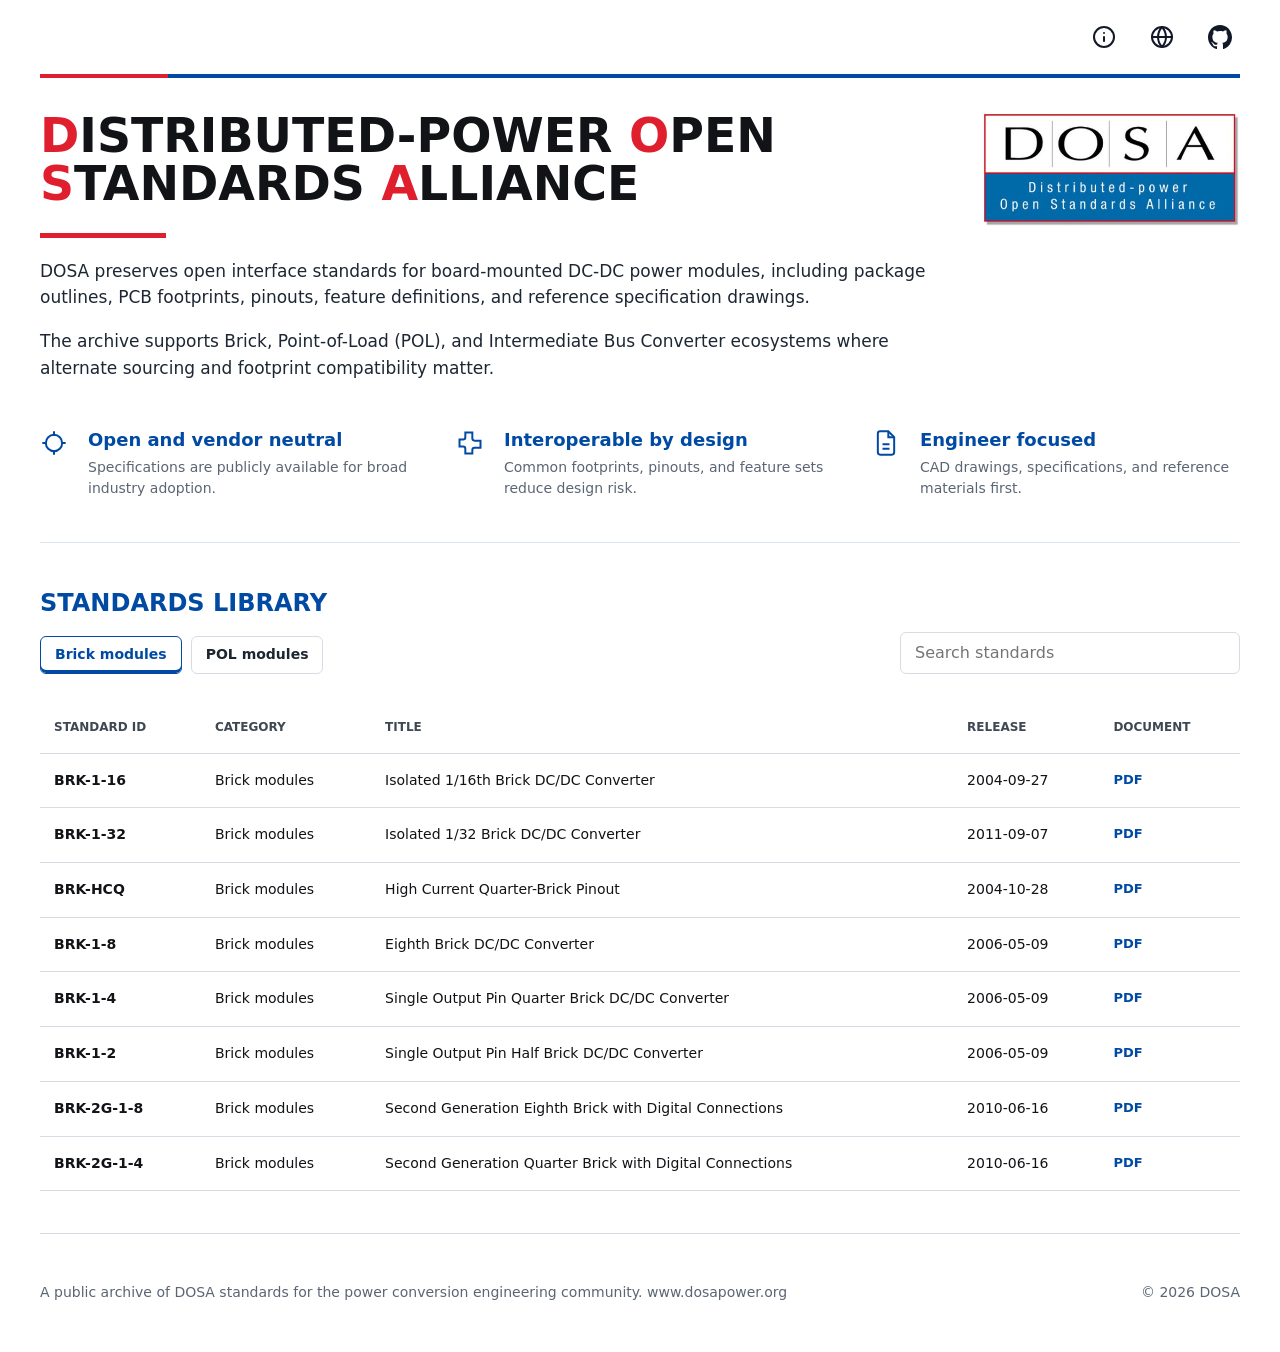
<file: index.html>
<!doctype html>
<html lang="en">
<head>
  <meta charset="utf-8">
  <meta name="viewport" content="width=device-width, initial-scale=1">
  <title>DOSA - Distributed-power Open Standards Alliance</title>
  <meta name="description" content="A public archive of DOSA DC-DC power module package, footprint, pinout, and specification documents for Brick and POL converters.">
  <link rel="canonical" href="https://www.dosapower.org/">
  <link rel="alternate" hreflang="en" href="https://www.dosapower.org/">
  <link rel="alternate" hreflang="zh-CN" href="https://www.dosapower.org/zh.html">
  <link rel="stylesheet" href="assets/site.css">
</head>
<body>
  <header class="site-header">
    <div class="header-inner">
      <nav class="nav" aria-label="Primary navigation">
        <a class="header-icon" href="about.html" aria-label="About DOSA" title="About DOSA">
          <svg viewBox="0 0 24 24" fill="none" stroke="currentColor" stroke-width="2" stroke-linecap="round" stroke-linejoin="round" aria-hidden="true"><circle cx="12" cy="12" r="10"/><path d="M12 16v-4"/><path d="M12 8h.01"/></svg>
        </a>
        <div class="lang-dropdown" id="langDropdown">
          <button class="header-icon" type="button" aria-label="Switch language" title="Language">
            <svg viewBox="0 0 24 24" fill="none" stroke="currentColor" stroke-width="2" stroke-linecap="round" stroke-linejoin="round" aria-hidden="true"><circle cx="12" cy="12" r="10"/><line x1="2" y1="12" x2="22" y2="12"/><path d="M12 2a15.3 15.3 0 0 1 4 10 15.3 15.3 0 0 1-4 10 15.3 15.3 0 0 1-4-10 15.3 15.3 0 0 1 4-10z"/></svg>
          </button>
          <div class="lang-dropdown-menu">
            <a href="index.html" aria-current="page">English</a>
            <a href="zh.html">中文</a>
          </div>
        </div>
        <a class="header-icon github-icon" href="https://github.com/yangchao26/DOSA" target="_blank" rel="noopener" aria-label="GitHub public repository" title="GitHub">
          <svg viewBox="0 0 16 16" fill="currentColor" aria-hidden="true"><path d="M8 0C3.58 0 0 3.67 0 8.2c0 3.62 2.29 6.69 5.47 7.78.4.08.55-.18.55-.39 0-.19-.01-.83-.01-1.5-2.01.38-2.53-.5-2.69-.96-.09-.24-.48-.96-.82-1.15-.28-.16-.68-.55-.01-.56.63-.01 1.08.59 1.23.84.72 1.24 1.87.89 2.33.68.07-.53.28-.89.51-1.1-1.78-.21-3.64-.91-3.64-4.04 0-.89.31-1.62.82-2.19-.08-.21-.36-1.04.08-2.16 0 0 .67-.22 2.2.84A7.39 7.39 0 0 1 8 4.02c.68 0 1.36.09 2 .27 1.53-1.06 2.2-.84 2.2-.84.44 1.12.16 1.95.08 2.16.51.57.82 1.3.82 2.19 0 3.14-1.87 3.83-3.65 4.04.29.26.54.76.54 1.53 0 1.1-.01 1.99-.01 2.26 0 .21.15.47.55.39A8.12 8.12 0 0 0 16 8.2C16 3.67 12.42 0 8 0Z"/></svg>
        </a>
      </nav>
    </div>
    <div class="rule"></div>
  </header>

  <main id="top">
    <section class="hero">
      <div class="section-inner hero-grid">
        <div class="hero-copy">
          <h1><span class="accent-letter">D</span>istributed-power <span class="accent-letter">O</span>pen <span class="accent-letter">S</span>tandards <span class="accent-letter">A</span>lliance</h1>
          <div class="red-line"></div>
          <p class="lead">DOSA preserves open interface standards for board-mounted DC-DC power modules, including package outlines, PCB footprints, pinouts, feature definitions, and reference specification drawings.</p>
          <p class="lead">The archive supports Brick, Point-of-Load (POL), and Intermediate Bus Converter ecosystems where alternate sourcing and footprint compatibility matter.</p>
        </div>
        <div class="hero-logo" aria-label="DOSA logo">
          <img src="DOSA-LOGO.png" alt="DOSA - Distributed-power Open Standards Alliance">
        </div>
      </div>
    </section>

    <section class="section value-section" aria-label="DOSA purpose points">
      <div class="section-inner value-grid">
        <article class="value-item">
          <svg viewBox="0 0 24 24" fill="none" stroke="currentColor" aria-hidden="true"><circle cx="12" cy="12" r="7"/><path d="M12 2v4M12 18v4M2 12h4M18 12h4"/></svg>
          <h2>Open and vendor neutral</h2>
          <p>Specifications are publicly available for broad industry adoption.</p>
        </article>
        <article class="value-item">
          <svg viewBox="0 0 24 24" fill="none" stroke="currentColor" aria-hidden="true"><path d="M8 3v4a2 2 0 0 1-2 2H3v6h3a2 2 0 0 1 2 2v4h6v-3a2 2 0 0 1 2-2h5v-6h-5a2 2 0 0 1-2-2V3z"/></svg>
          <h2>Interoperable by design</h2>
          <p>Common footprints, pinouts, and feature sets reduce design risk.</p>
        </article>
        <article class="value-item">
          <svg viewBox="0 0 24 24" fill="none" stroke="currentColor" aria-hidden="true"><path d="M14 2H7a2 2 0 0 0-2 2v16a2 2 0 0 0 2 2h10a2 2 0 0 0 2-2V7z"/><path d="M14 2v5h5"/><path d="M9 13h6M9 17h6"/></svg>
          <h2>Engineer focused</h2>
          <p>CAD drawings, specifications, and reference materials first.</p>
        </article>
      </div>
    </section>

    <section class="section" id="standards">
      <div class="section-inner">
        <div class="library-head">
          <div>
            <h2 class="section-title">Standards Library</h2>
            <div class="filters" aria-label="Document filters">
              <button class="filter active" type="button" data-filter="brick" data-filter-label="brick"></button>
              <button class="filter" type="button" data-filter="pol" data-filter-label="pol"></button>
            </div>
          </div>
          <input class="search" type="search" data-doc-search aria-label="Search standards">
        </div>
        <div class="table-wrap">
          <table data-doc-table></table>
        </div>
      </div>
    </section>

  </main>

  <footer class="site-footer">
    <div class="footer-inner">
      <p class="footer-note">A public archive of DOSA standards for the power conversion engineering community. <a href="https://www.dosapower.org">www.dosapower.org</a></p>
      <div class="footer-links"><span>© 2026 DOSA</span></div>
    </div>
  </footer>
  <script src="assets/site.js"></script>
</body>
</html>
</file>
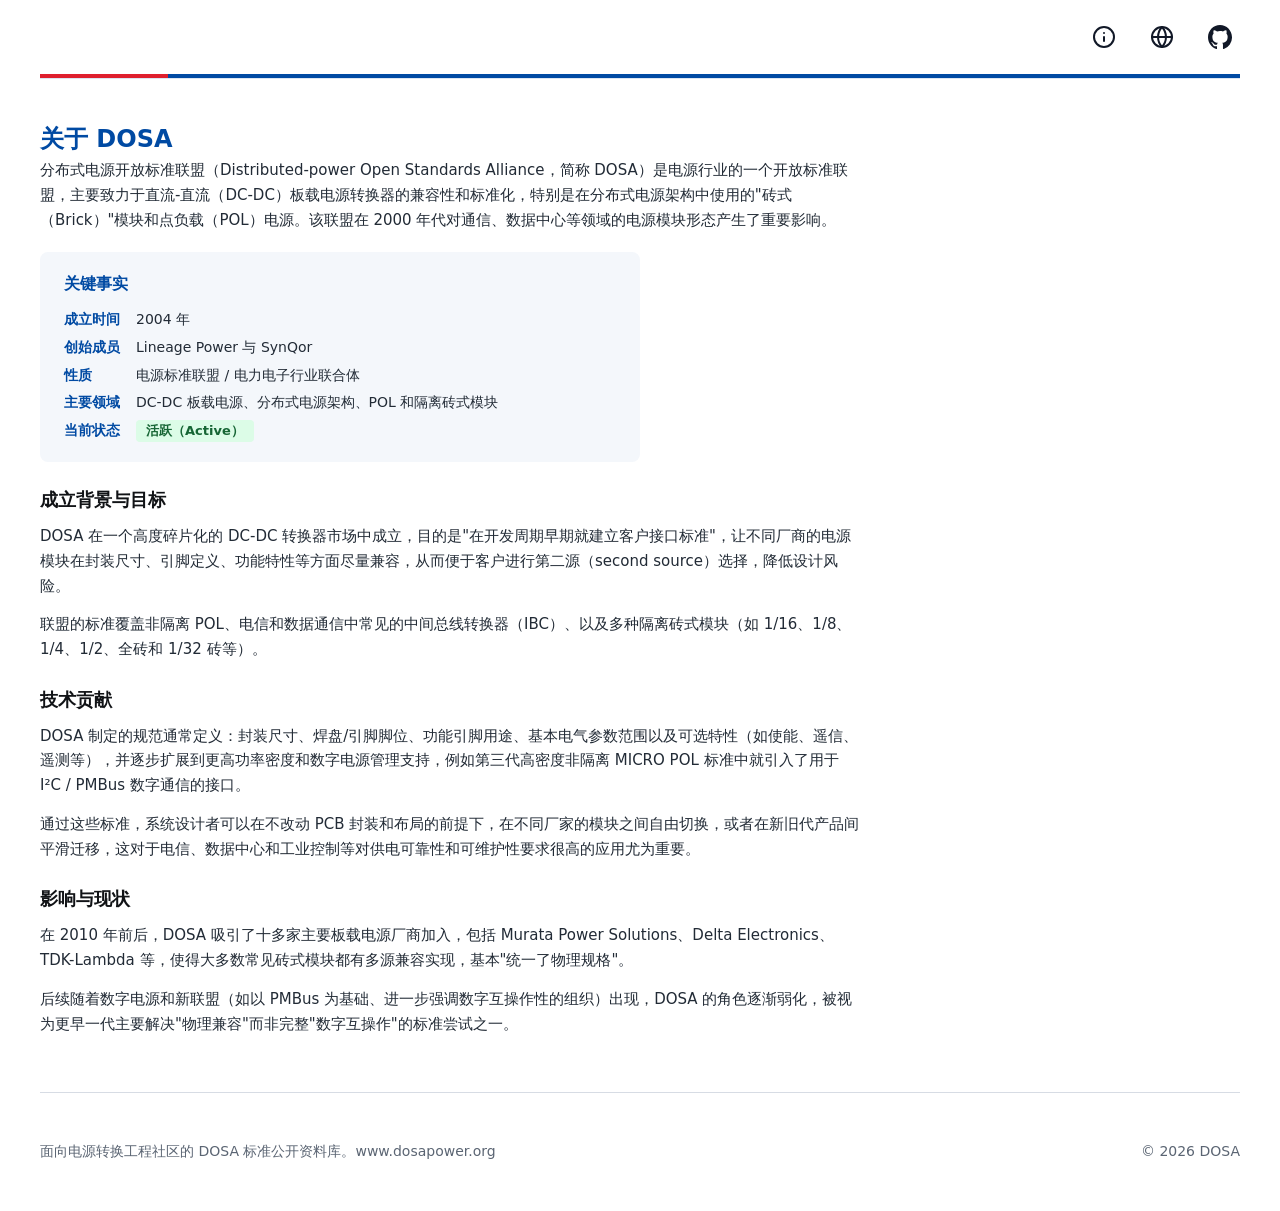
<file: about-zh.html>
<!doctype html>
<html lang="zh-CN">
<head>
  <meta charset="utf-8">
  <meta name="viewport" content="width=device-width, initial-scale=1">
  <title>关于 DOSA — 分布式电源开放标准联盟</title>
  <meta name="description" content="了解 DOSA 分布式电源开放标准联盟 — 其历史、创始成员、技术贡献与当前状态。">
  <link rel="canonical" href="https://www.dosapower.org/about-zh.html">
  <link rel="alternate" hreflang="en" href="https://www.dosapower.org/about.html">
  <link rel="alternate" hreflang="zh-CN" href="https://www.dosapower.org/about-zh.html">
  <link rel="stylesheet" href="assets/site.css">
</head>
<body>
  <header class="site-header">
    <div class="header-inner">
      <nav class="nav" aria-label="主导航">
        <a class="header-icon" href="about-zh.html" aria-label="关于 DOSA" title="关于 DOSA" aria-current="page">
          <svg viewBox="0 0 24 24" fill="none" stroke="currentColor" stroke-width="2" stroke-linecap="round" stroke-linejoin="round" aria-hidden="true"><circle cx="12" cy="12" r="10"/><path d="M12 16v-4"/><path d="M12 8h.01"/></svg>
        </a>
        <div class="lang-dropdown" id="langDropdown">
          <button class="header-icon" type="button" aria-label="切换语言" title="语言">
            <svg viewBox="0 0 24 24" fill="none" stroke="currentColor" stroke-width="2" stroke-linecap="round" stroke-linejoin="round" aria-hidden="true"><circle cx="12" cy="12" r="10"/><line x1="2" y1="12" x2="22" y2="12"/><path d="M12 2a15.3 15.3 0 0 1 4 10 15.3 15.3 0 0 1-4 10 15.3 15.3 0 0 1-4-10 15.3 15.3 0 0 1 4-10z"/></svg>
          </button>
          <div class="lang-dropdown-menu">
            <a href="about.html">English</a>
            <a href="about-zh.html" aria-current="page">中文</a>
          </div>
        </div>
        <a class="header-icon" href="https://github.com/yangchao26/DOSA" target="_blank" rel="noopener" aria-label="GitHub 公开仓库" title="GitHub">
          <svg viewBox="0 0 16 16" fill="currentColor" aria-hidden="true"><path d="M8 0C3.58 0 0 3.67 0 8.2c0 3.62 2.29 6.69 5.47 7.78.4.08.55-.18.55-.39 0-.19-.01-.83-.01-1.5-2.01.38-2.53-.5-2.69-.96-.09-.24-.48-.96-.82-1.15-.28-.16-.68-.55-.01-.56.63-.01 1.08.59 1.23.84.72 1.24 1.87.89 2.33.68.07-.53.28-.89.51-1.1-1.78-.21-3.64-.91-3.64-4.04 0-.89.31-1.62.82-2.19-.08-.21-.36-1.04.08-2.16 0 0 .67-.22 2.2.84A7.39 7.39 0 0 1 8 4.02c.68 0 1.36.09 2 .27 1.53-1.06 2.2-.84 2.2-.84.44 1.12.16 1.95.08 2.16.51.57.82 1.3.82 2.19 0 3.14-1.87 3.83-3.65 4.04.29.26.54.76.54 1.53 0 1.1-.01 1.99-.01 2.26 0 .21.15.47.55.39A8.12 8.12 0 0 0 16 8.2C16 3.67 12.42 0 8 0Z"/></svg>
        </a>
      </nav>
    </div>
    <div class="rule"></div>
  </header>

  <main>
    <section class="section about-section" id="about" aria-label="关于 DOSA">
      <div class="section-inner">
        <h2 class="section-title">关于 DOSA</h2>
        <p>分布式电源开放标准联盟（Distributed-power Open Standards Alliance，简称 DOSA）是电源行业的一个开放标准联盟，主要致力于直流-直流（DC-DC）板载电源转换器的兼容性和标准化，特别是在分布式电源架构中使用的"砖式（Brick）"模块和点负载（POL）电源。该联盟在 2000 年代对通信、数据中心等领域的电源模块形态产生了重要影响。</p>
        <div class="key-facts">
          <h3>关键事实</h3>
          <dl>
            <dt>成立时间</dt><dd>2004 年</dd>
            <dt>创始成员</dt><dd>Lineage Power 与 SynQor</dd>
            <dt>性质</dt><dd>电源标准联盟 / 电力电子行业联合体</dd>
            <dt>主要领域</dt><dd>DC-DC 板载电源、分布式电源架构、POL 和隔离砖式模块</dd>
            <dt>当前状态</dt><dd><span class="status-badge active-badge">活跃（Active）</span></dd>
          </dl>
        </div>
        <h3>成立背景与目标</h3>
        <p>DOSA 在一个高度碎片化的 DC-DC 转换器市场中成立，目的是"在开发周期早期就建立客户接口标准"，让不同厂商的电源模块在封装尺寸、引脚定义、功能特性等方面尽量兼容，从而便于客户进行第二源（second source）选择，降低设计风险。</p>
        <p>联盟的标准覆盖非隔离 POL、电信和数据通信中常见的中间总线转换器（IBC）、以及多种隔离砖式模块（如 1/16、1/8、1/4、1/2、全砖和 1/32 砖等）。</p>
        <h3>技术贡献</h3>
        <p>DOSA 制定的规范通常定义：封装尺寸、焊盘/引脚脚位、功能引脚用途、基本电气参数范围以及可选特性（如使能、遥信、遥测等），并逐步扩展到更高功率密度和数字电源管理支持，例如第三代高密度非隔离 MICRO POL 标准中就引入了用于 I²C / PMBus 数字通信的接口。</p>
        <p>通过这些标准，系统设计者可以在不改动 PCB 封装和布局的前提下，在不同厂家的模块之间自由切换，或者在新旧代产品间平滑迁移，这对于电信、数据中心和工业控制等对供电可靠性和可维护性要求很高的应用尤为重要。</p>
        <h3>影响与现状</h3>
        <p>在 2010 年前后，DOSA 吸引了十多家主要板载电源厂商加入，包括 Murata Power Solutions、Delta Electronics、TDK-Lambda 等，使得大多数常见砖式模块都有多源兼容实现，基本"统一了物理规格"。</p>
        <p>后续随着数字电源和新联盟（如以 PMBus 为基础、进一步强调数字互操作性的组织）出现，DOSA 的角色逐渐弱化，被视为更早一代主要解决"物理兼容"而非完整"数字互操作"的标准尝试之一。</p>
      </div>
    </section>
  </main>

  <footer class="site-footer">
    <div class="footer-inner">
      <p class="footer-note">面向电源转换工程社区的 DOSA 标准公开资料库。<a href="https://www.dosapower.org">www.dosapower.org</a></p>
      <div class="footer-links"><span>© 2026 DOSA</span></div>
    </div>
  </footer>
  <script src="assets/site.js"></script>
</body>
</html>
</file>
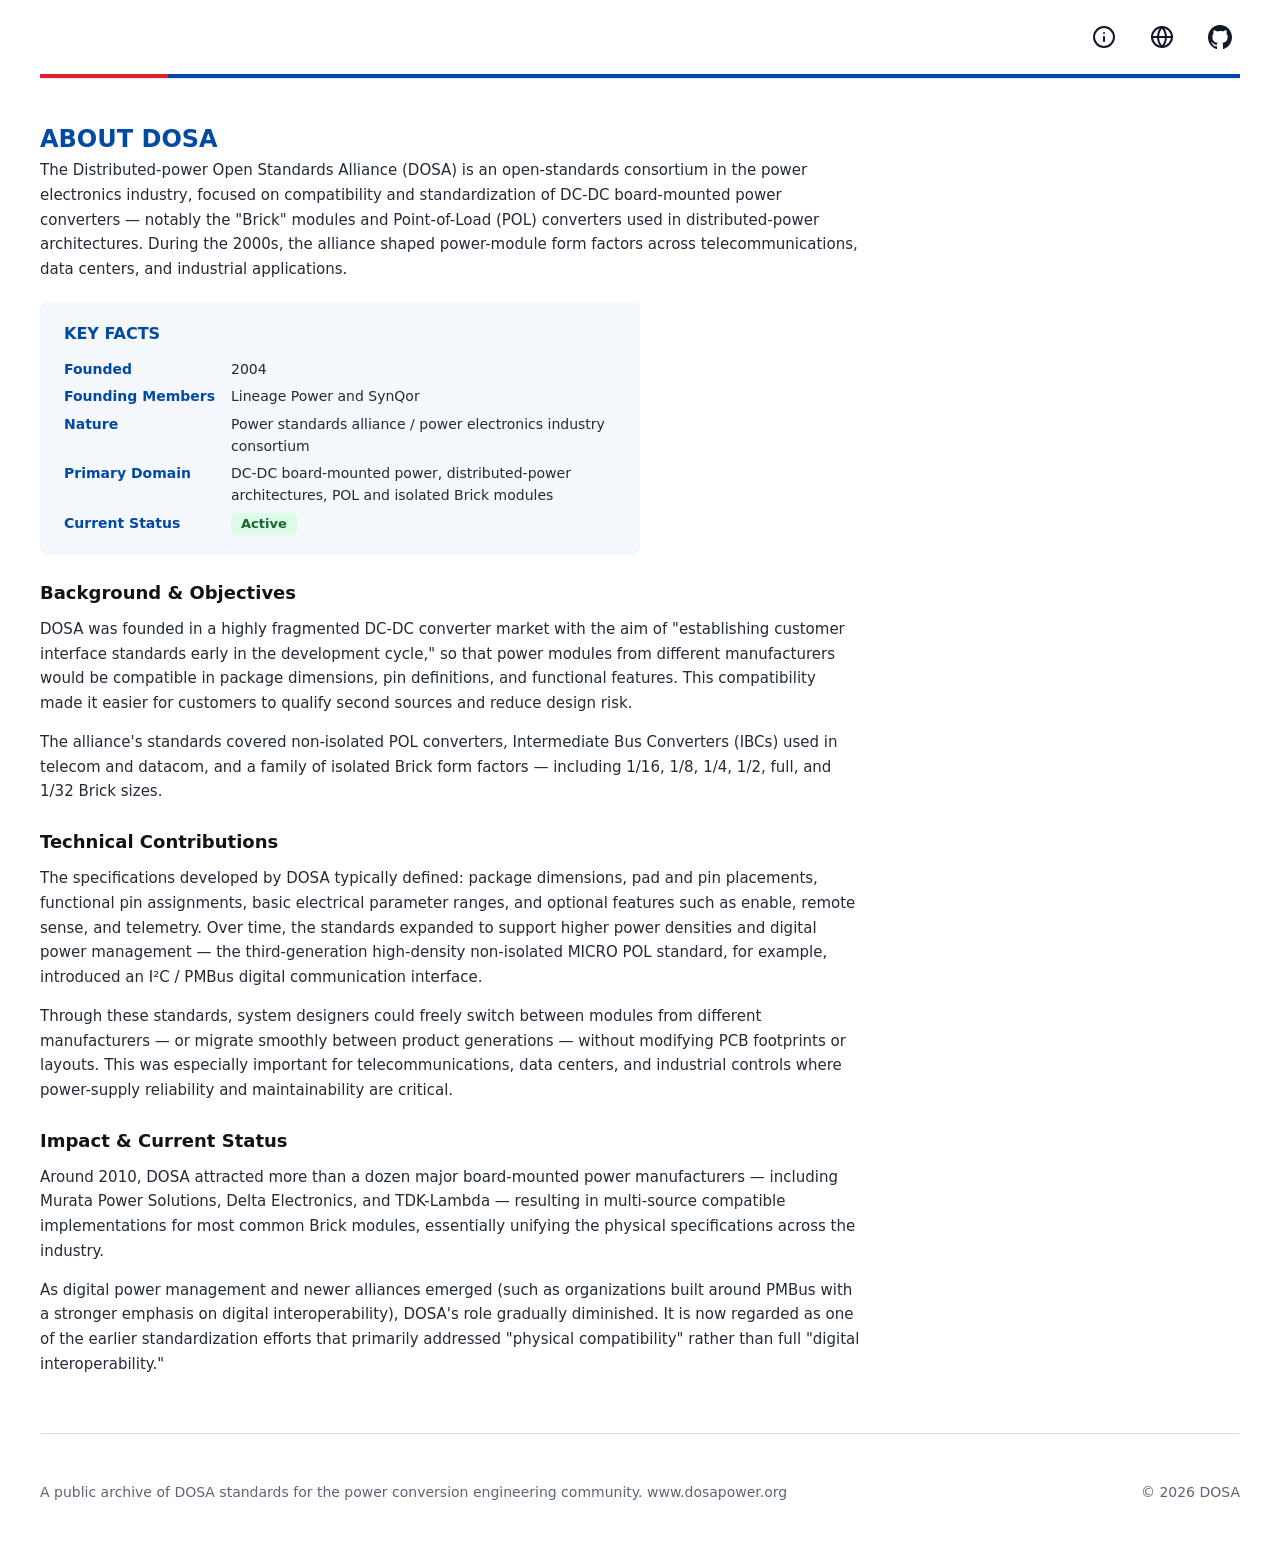
<file: about.html>
<!doctype html>
<html lang="en">
<head>
  <meta charset="utf-8">
  <meta name="viewport" content="width=device-width, initial-scale=1">
  <title>About DOSA — Distributed-power Open Standards Alliance</title>
  <meta name="description" content="Learn about DOSA, the Distributed-power Open Standards Alliance — its history, founding members, technical contributions, and current status.">
  <link rel="canonical" href="https://www.dosapower.org/about.html">
  <link rel="alternate" hreflang="en" href="https://www.dosapower.org/about.html">
  <link rel="alternate" hreflang="zh-CN" href="https://www.dosapower.org/about-zh.html">
  <link rel="stylesheet" href="assets/site.css">
</head>
<body>
  <header class="site-header">
    <div class="header-inner">
      <nav class="nav" aria-label="Primary navigation">
        <a class="header-icon" href="about.html" aria-label="About DOSA" title="About DOSA" aria-current="page">
          <svg viewBox="0 0 24 24" fill="none" stroke="currentColor" stroke-width="2" stroke-linecap="round" stroke-linejoin="round" aria-hidden="true"><circle cx="12" cy="12" r="10"/><path d="M12 16v-4"/><path d="M12 8h.01"/></svg>
        </a>
        <div class="lang-dropdown" id="langDropdown">
          <button class="header-icon" type="button" aria-label="Switch language" title="Language">
            <svg viewBox="0 0 24 24" fill="none" stroke="currentColor" stroke-width="2" stroke-linecap="round" stroke-linejoin="round" aria-hidden="true"><circle cx="12" cy="12" r="10"/><line x1="2" y1="12" x2="22" y2="12"/><path d="M12 2a15.3 15.3 0 0 1 4 10 15.3 15.3 0 0 1-4 10 15.3 15.3 0 0 1-4-10 15.3 15.3 0 0 1 4-10z"/></svg>
          </button>
          <div class="lang-dropdown-menu">
            <a href="about.html" aria-current="page">English</a>
            <a href="about-zh.html">中文</a>
          </div>
        </div>
        <a class="header-icon" href="https://github.com/yangchao26/DOSA" target="_blank" rel="noopener" aria-label="GitHub public repository" title="GitHub">
          <svg viewBox="0 0 16 16" fill="currentColor" aria-hidden="true"><path d="M8 0C3.58 0 0 3.67 0 8.2c0 3.62 2.29 6.69 5.47 7.78.4.08.55-.18.55-.39 0-.19-.01-.83-.01-1.5-2.01.38-2.53-.5-2.69-.96-.09-.24-.48-.96-.82-1.15-.28-.16-.68-.55-.01-.56.63-.01 1.08.59 1.23.84.72 1.24 1.87.89 2.33.68.07-.53.28-.89.51-1.1-1.78-.21-3.64-.91-3.64-4.04 0-.89.31-1.62.82-2.19-.08-.21-.36-1.04.08-2.16 0 0 .67-.22 2.2.84A7.39 7.39 0 0 1 8 4.02c.68 0 1.36.09 2 .27 1.53-1.06 2.2-.84 2.2-.84.44 1.12.16 1.95.08 2.16.51.57.82 1.3.82 2.19 0 3.14-1.87 3.83-3.65 4.04.29.26.54.76.54 1.53 0 1.1-.01 1.99-.01 2.26 0 .21.15.47.55.39A8.12 8.12 0 0 0 16 8.2C16 3.67 12.42 0 8 0Z"/></svg>
        </a>
      </nav>
    </div>
    <div class="rule"></div>
  </header>

  <main>
    <section class="section about-section" id="about" aria-label="About DOSA">
      <div class="section-inner">
        <h2 class="section-title">About DOSA</h2>
        <p>The Distributed-power Open Standards Alliance (DOSA) is an open-standards consortium in the power electronics industry, focused on compatibility and standardization of DC-DC board-mounted power converters — notably the "Brick" modules and Point-of-Load (POL) converters used in distributed-power architectures. During the 2000s, the alliance shaped power-module form factors across telecommunications, data centers, and industrial applications.</p>
        <div class="key-facts">
          <h3>Key Facts</h3>
          <dl>
            <dt>Founded</dt><dd>2004</dd>
            <dt>Founding Members</dt><dd>Lineage Power and SynQor</dd>
            <dt>Nature</dt><dd>Power standards alliance / power electronics industry consortium</dd>
            <dt>Primary Domain</dt><dd>DC-DC board-mounted power, distributed-power architectures, POL and isolated Brick modules</dd>
            <dt>Current Status</dt><dd><span class="status-badge active-badge">Active</span></dd>
          </dl>
        </div>
        <h3>Background &amp; Objectives</h3>
        <p>DOSA was founded in a highly fragmented DC-DC converter market with the aim of "establishing customer interface standards early in the development cycle," so that power modules from different manufacturers would be compatible in package dimensions, pin definitions, and functional features. This compatibility made it easier for customers to qualify second sources and reduce design risk.</p>
        <p>The alliance's standards covered non-isolated POL converters, Intermediate Bus Converters (IBCs) used in telecom and datacom, and a family of isolated Brick form factors — including 1/16, 1/8, 1/4, 1/2, full, and 1/32 Brick sizes.</p>
        <h3>Technical Contributions</h3>
        <p>The specifications developed by DOSA typically defined: package dimensions, pad and pin placements, functional pin assignments, basic electrical parameter ranges, and optional features such as enable, remote sense, and telemetry. Over time, the standards expanded to support higher power densities and digital power management — the third-generation high-density non-isolated MICRO POL standard, for example, introduced an I²C / PMBus digital communication interface.</p>
        <p>Through these standards, system designers could freely switch between modules from different manufacturers — or migrate smoothly between product generations — without modifying PCB footprints or layouts. This was especially important for telecommunications, data centers, and industrial controls where power-supply reliability and maintainability are critical.</p>
        <h3>Impact &amp; Current Status</h3>
        <p>Around 2010, DOSA attracted more than a dozen major board-mounted power manufacturers — including Murata Power Solutions, Delta Electronics, and TDK-Lambda — resulting in multi-source compatible implementations for most common Brick modules, essentially unifying the physical specifications across the industry.</p>
        <p>As digital power management and newer alliances emerged (such as organizations built around PMBus with a stronger emphasis on digital interoperability), DOSA's role gradually diminished. It is now regarded as one of the earlier standardization efforts that primarily addressed "physical compatibility" rather than full "digital interoperability."</p>
      </div>
    </section>
  </main>

  <footer class="site-footer">
    <div class="footer-inner">
      <p class="footer-note">A public archive of DOSA standards for the power conversion engineering community. <a href="https://www.dosapower.org">www.dosapower.org</a></p>
      <div class="footer-links"><span>© 2026 DOSA</span></div>
    </div>
  </footer>
  <script src="assets/site.js"></script>
</body>
</html>
</file>
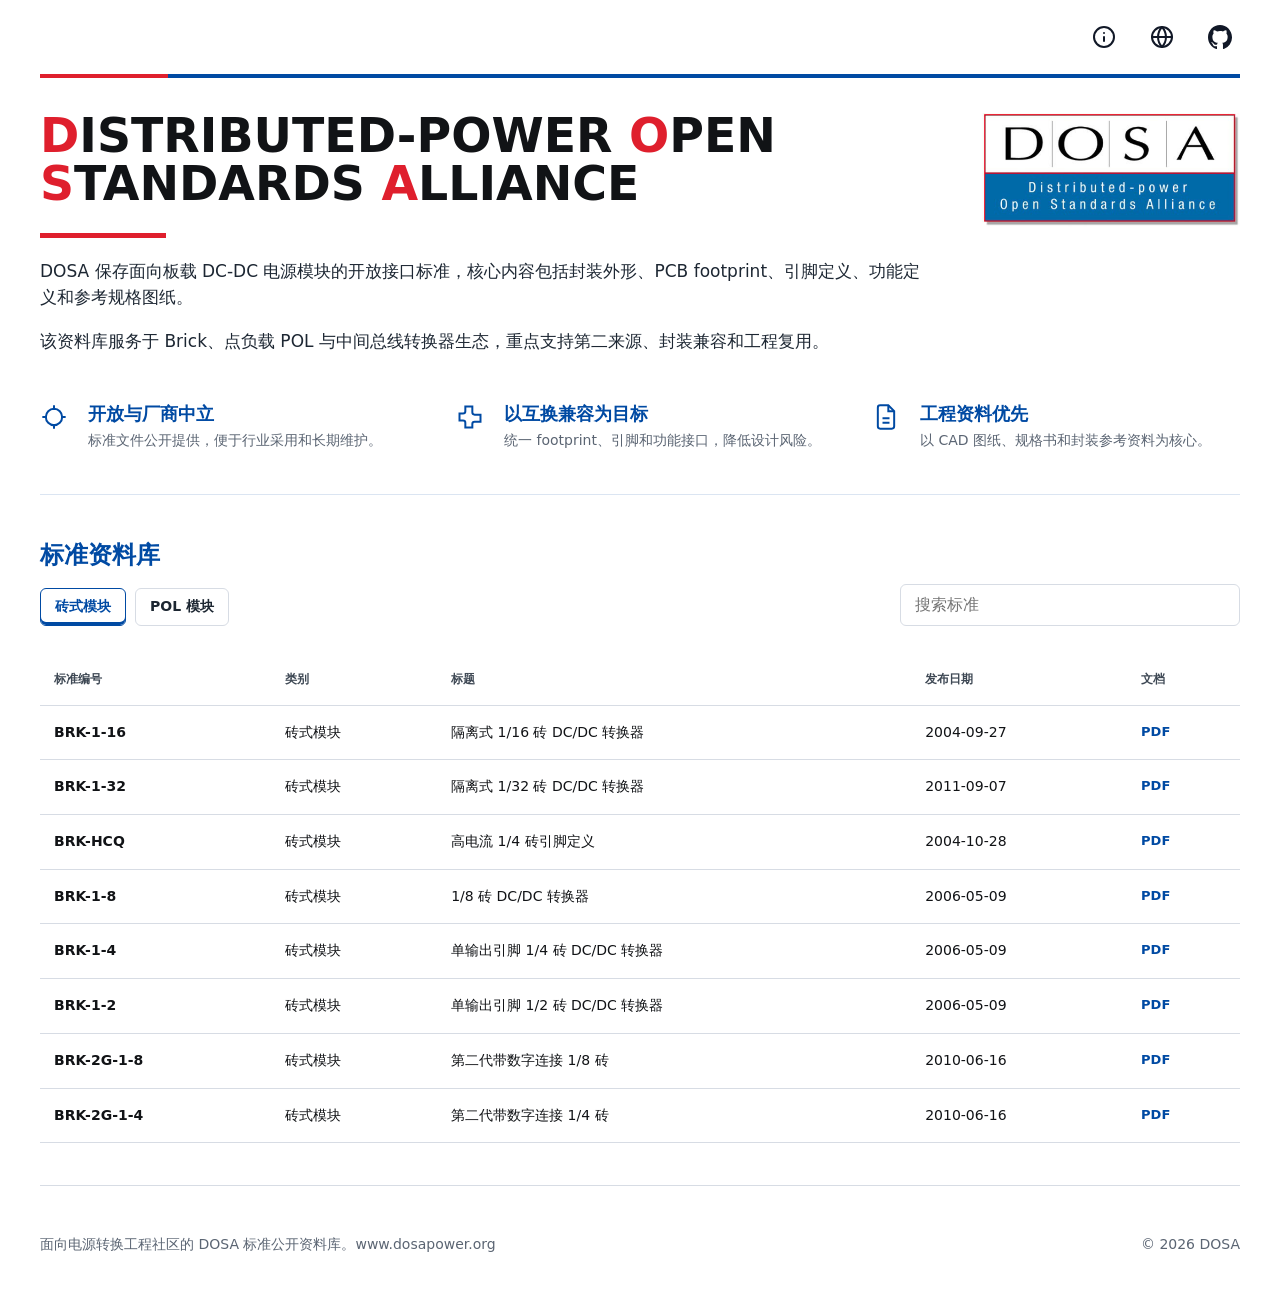
<file: zh.html>
<!doctype html>
<html lang="zh-CN">
<head>
  <meta charset="utf-8">
  <meta name="viewport" content="width=device-width, initial-scale=1">
  <title>DOSA - 分布式电源开放标准联盟</title>
  <meta name="description" content="DOSA DC-DC 电源模块封装、footprint、引脚和规格图纸的公开资料库，覆盖 Brick 与 POL 转换器。">
  <link rel="canonical" href="https://www.dosapower.org/zh.html">
  <link rel="alternate" hreflang="en" href="https://www.dosapower.org/">
  <link rel="alternate" hreflang="zh-CN" href="https://www.dosapower.org/zh.html">
  <link rel="stylesheet" href="assets/site.css">
</head>
<body>
  <header class="site-header">
    <div class="header-inner">
      <nav class="nav" aria-label="主导航">
        <a class="header-icon" href="about-zh.html" aria-label="关于 DOSA" title="关于 DOSA">
          <svg viewBox="0 0 24 24" fill="none" stroke="currentColor" stroke-width="2" stroke-linecap="round" stroke-linejoin="round" aria-hidden="true"><circle cx="12" cy="12" r="10"/><path d="M12 16v-4"/><path d="M12 8h.01"/></svg>
        </a>
        <div class="lang-dropdown" id="langDropdown">
          <button class="header-icon" type="button" aria-label="切换语言" title="语言">
            <svg viewBox="0 0 24 24" fill="none" stroke="currentColor" stroke-width="2" stroke-linecap="round" stroke-linejoin="round" aria-hidden="true"><circle cx="12" cy="12" r="10"/><line x1="2" y1="12" x2="22" y2="12"/><path d="M12 2a15.3 15.3 0 0 1 4 10 15.3 15.3 0 0 1-4 10 15.3 15.3 0 0 1-4-10 15.3 15.3 0 0 1 4-10z"/></svg>
          </button>
          <div class="lang-dropdown-menu">
            <a href="index.html">English</a>
            <a href="zh.html" aria-current="page">中文</a>
          </div>
        </div>
        <a class="header-icon github-icon" href="https://github.com/yangchao26/DOSA" target="_blank" rel="noopener" aria-label="GitHub 公开仓库" title="GitHub">
          <svg viewBox="0 0 16 16" fill="currentColor" aria-hidden="true"><path d="M8 0C3.58 0 0 3.67 0 8.2c0 3.62 2.29 6.69 5.47 7.78.4.08.55-.18.55-.39 0-.19-.01-.83-.01-1.5-2.01.38-2.53-.5-2.69-.96-.09-.24-.48-.96-.82-1.15-.28-.16-.68-.55-.01-.56.63-.01 1.08.59 1.23.84.72 1.24 1.87.89 2.33.68.07-.53.28-.89.51-1.1-1.78-.21-3.64-.91-3.64-4.04 0-.89.31-1.62.82-2.19-.08-.21-.36-1.04.08-2.16 0 0 .67-.22 2.2.84A7.39 7.39 0 0 1 8 4.02c.68 0 1.36.09 2 .27 1.53-1.06 2.2-.84 2.2-.84.44 1.12.16 1.95.08 2.16.51.57.82 1.3.82 2.19 0 3.14-1.87 3.83-3.65 4.04.29.26.54.76.54 1.53 0 1.1-.01 1.99-.01 2.26 0 .21.15.47.55.39A8.12 8.12 0 0 0 16 8.2C16 3.67 12.42 0 8 0Z"/></svg>
        </a>
      </nav>
    </div>
    <div class="rule"></div>
  </header>

  <main id="top">
    <section class="hero">
      <div class="section-inner hero-grid">
        <div class="hero-copy">
          <h1><span class="accent-letter">D</span>istributed-power <span class="accent-letter">O</span>pen <span class="accent-letter">S</span>tandards <span class="accent-letter">A</span>lliance</h1>
          <div class="red-line"></div>
          <p class="lead">DOSA 保存面向板载 DC-DC 电源模块的开放接口标准，核心内容包括封装外形、PCB footprint、引脚定义、功能定义和参考规格图纸。</p>
          <p class="lead">该资料库服务于 Brick、点负载 POL 与中间总线转换器生态，重点支持第二来源、封装兼容和工程复用。</p>
        </div>
        <div class="hero-logo" aria-label="DOSA logo">
          <img src="DOSA-LOGO.png" alt="DOSA - Distributed-power Open Standards Alliance">
        </div>
      </div>
    </section>

    <section class="section value-section" aria-label="DOSA 价值点">
      <div class="section-inner value-grid">
        <article class="value-item">
          <svg viewBox="0 0 24 24" fill="none" stroke="currentColor" aria-hidden="true"><circle cx="12" cy="12" r="7"/><path d="M12 2v4M12 18v4M2 12h4M18 12h4"/></svg>
          <h2>开放与厂商中立</h2>
          <p>标准文件公开提供，便于行业采用和长期维护。</p>
        </article>
        <article class="value-item">
          <svg viewBox="0 0 24 24" fill="none" stroke="currentColor" aria-hidden="true"><path d="M8 3v4a2 2 0 0 1-2 2H3v6h3a2 2 0 0 1 2 2v4h6v-3a2 2 0 0 1 2-2h5v-6h-5a2 2 0 0 1-2-2V3z"/></svg>
          <h2>以互换兼容为目标</h2>
          <p>统一 footprint、引脚和功能接口，降低设计风险。</p>
        </article>
        <article class="value-item">
          <svg viewBox="0 0 24 24" fill="none" stroke="currentColor" aria-hidden="true"><path d="M14 2H7a2 2 0 0 0-2 2v16a2 2 0 0 0 2 2h10a2 2 0 0 0 2-2V7z"/><path d="M14 2v5h5"/><path d="M9 13h6M9 17h6"/></svg>
          <h2>工程资料优先</h2>
          <p>以 CAD 图纸、规格书和封装参考资料为核心。</p>
        </article>
      </div>
    </section>

    <section class="section" id="standards">
      <div class="section-inner">
        <div class="library-head">
          <div>
            <h2 class="section-title">标准资料库</h2>
            <div class="filters" aria-label="文档筛选">
              <button class="filter active" type="button" data-filter="brick" data-filter-label="brick"></button>
              <button class="filter" type="button" data-filter="pol" data-filter-label="pol"></button>
            </div>
          </div>
          <input class="search" type="search" data-doc-search aria-label="搜索标准">
        </div>
        <div class="table-wrap">
          <table data-doc-table></table>
        </div>
      </div>
    </section>

  </main>

  <footer class="site-footer">
    <div class="footer-inner">
      <p class="footer-note">面向电源转换工程社区的 DOSA 标准公开资料库。<a href="https://www.dosapower.org">www.dosapower.org</a></p>
      <div class="footer-links"><span>© 2026 DOSA</span></div>
    </div>
  </footer>
  <script src="assets/site.js"></script>
</body>
</html>
</file>
<file: assets/site.css>
:root {
  --bg: #ffffff;
  --ink: #111316;
  --muted: #5b6573;
  --line: #d7dce4;
  --soft: #f4f7fb;
  --blue: #004aa3;
  --blue-2: #0b63ce;
  --red: #df1f2d;
  --panel: #fafbfc;
  --shadow: 0 24px 70px rgba(18, 33, 55, 0.11);
  --radius: 6px;
  font-family: Inter, ui-sans-serif, system-ui, -apple-system, BlinkMacSystemFont, "Segoe UI", sans-serif;
}

* {
  box-sizing: border-box;
}

html {
  scroll-behavior: smooth;
  overflow-x: hidden;
}

body {
  margin: 0;
  background: var(--bg);
  color: var(--ink);
  font-size: 16px;
  line-height: 1.55;
  overflow-x: hidden;
}

a {
  color: inherit;
  text-decoration: none;
}

button,
input {
  font: inherit;
}

.site-header {
  position: sticky;
  top: 0;
  z-index: 20;
  background: rgba(255, 255, 255, 0.94);
  backdrop-filter: blur(14px);
}

.header-inner,
.section-inner,
.footer-inner {
  width: min(1200px, calc(100% - 48px));
  margin: 0 auto;
}

.header-inner {
  display: flex;
  align-items: center;
  min-height: 74px;
  gap: 34px;
  justify-content: flex-end;
}

.nav {
  display: flex;
  align-items: center;
  justify-content: flex-end;
  gap: 18px;
  flex: 1;
  font-size: 14px;
  font-weight: 700;
}

.nav a {
  color: #111827;
}

.nav a:hover {
  color: var(--blue);
}

.header-icon {
  display: inline-flex;
  align-items: center;
  justify-content: center;
  width: 40px;
  height: 40px;
  border: none;
  border-radius: 6px;
  background: transparent;
  color: #111827;
  cursor: pointer;
  transition: color 160ms ease, background 160ms ease;
}

.header-icon:hover {
  color: var(--blue);
  background: rgba(0, 74, 163, 0.08);
}

.header-icon svg {
  width: 24px;
  height: 24px;
}

.lang-dropdown {
  position: relative;
}

.lang-dropdown-menu {
  position: absolute;
  top: calc(100% + 8px);
  right: 0;
  background: white;
  border: 1px solid var(--line);
  border-radius: 8px;
  box-shadow: 0 12px 32px rgba(18, 33, 55, 0.14);
  min-width: 130px;
  padding: 6px;
  display: none;
  flex-direction: column;
  z-index: 30;
}

.lang-dropdown.open .lang-dropdown-menu {
  display: flex;
}

.lang-dropdown-menu a {
  padding: 8px 14px;
  border-radius: 4px;
  font-size: 14px;
  font-weight: 600;
  color: #111827;
}

.lang-dropdown-menu a:hover {
  background: var(--soft);
  color: var(--blue);
}

.lang-dropdown-menu a[aria-current="page"] {
  color: var(--blue);
  background: rgba(0, 74, 163, 0.06);
}

/* About section */
.about-section p {
  max-width: 820px;
  margin: 0 0 14px;
  color: #222b36;
  font-size: 15px;
  line-height: 1.65;
}

.about-section h3 {
  color: var(--ink);
  font-size: 18px;
  font-weight: 700;
  margin: 24px 0 10px;
}

.about-section ul {
  padding-left: 20px;
  margin: 0 0 14px;
  max-width: 820px;
  color: #222b36;
  font-size: 15px;
  line-height: 1.65;
}

.about-section li {
  margin-bottom: 6px;
}

.key-facts {
  background: var(--soft);
  border-radius: 8px;
  padding: 20px 24px;
  margin: 20px 0;
  max-width: 600px;
}

.key-facts h3 {
  margin: 0 0 12px;
  font-size: 16px;
  font-weight: 800;
  color: var(--blue);
  text-transform: uppercase;
}

.key-facts dl {
  display: grid;
  grid-template-columns: auto 1fr;
  gap: 6px 16px;
  margin: 0;
  font-size: 14px;
}

.key-facts dt {
  font-weight: 700;
  color: var(--blue);
  white-space: nowrap;
}

.key-facts dd {
  margin: 0;
  color: #222b36;
}

.status-badge {
  display: inline-block;
  background: #fef3c7;
  color: #92400e;
  border-radius: 4px;
  padding: 1px 10px;
  font-size: 13px;
  font-weight: 700;
}

.active-badge {
  background: #dcfce7;
  color: #166534;
}

.rule {
  width: min(1200px, calc(100% - 48px));
  margin: 0 auto;
  height: 4px;
  background: linear-gradient(90deg, var(--red) 0 128px, var(--blue) 128px 100%);
}

.hero {
  padding: 34px 0 12px;
}

.hero-grid {
  display: grid;
  grid-template-columns: minmax(0, 1fr) 258px;
  gap: 56px;
  align-items: start;
}

.hero-copy h1 {
  margin: 0;
  max-width: 940px;
  font-size: clamp(44px, 3.7vw, 58px);
  line-height: 1.02;
  letter-spacing: 0;
  font-weight: 900;
  text-transform: uppercase;
  overflow-wrap: anywhere;
}

.accent-letter {
  color: var(--red);
}

.hero-logo {
  justify-self: end;
  margin-top: 0;
}

.hero-logo img {
  display: block;
  width: 258px;
  height: auto;
}

.hero-copy h1 .small {
  display: block;
  font-size: 0.55em;
}

.red-line {
  width: 126px;
  height: 5px;
  margin: 24px 0 20px;
  background: var(--red);
}

.lead {
  max-width: 980px;
  margin: 0 0 18px;
  color: #1d2733;
  font-size: 17px;
  overflow-wrap: anywhere;
}

.button {
  display: inline-flex;
  align-items: center;
  justify-content: center;
  min-height: 56px;
  padding: 0 24px;
  border: 1px solid var(--blue);
  border-radius: var(--radius);
  color: var(--blue);
  font-weight: 760;
  gap: 12px;
  transition: transform 160ms ease, box-shadow 160ms ease, background 160ms ease;
}

.button.primary {
  background: var(--blue);
  color: white;
  box-shadow: 0 12px 26px rgba(0, 74, 163, 0.2);
}

.button:hover {
  transform: translateY(-1px);
  box-shadow: 0 12px 24px rgba(0, 74, 163, 0.14);
}

.button svg,
.mini svg {
  width: 20px;
  height: 20px;
  stroke-width: 1.8;
}

.value-grid {
  display: grid;
  grid-template-columns: repeat(3, minmax(0, 1fr));
  gap: 48px;
}

.value-item {
  display: grid;
  grid-template-columns: 34px 1fr;
  column-gap: 14px;
  align-items: start;
}

.value-item svg {
  grid-row: span 2;
  width: 28px;
  height: 28px;
  color: var(--blue);
  stroke-width: 1.7;
}

.value-item h2 {
  margin: 0 0 6px;
  color: var(--blue);
  font-size: 18px;
  font-weight: 820;
  line-height: 1.2;
}

.value-item p {
  margin: 0;
  color: var(--muted);
  font-size: 14px;
}

.section {
  padding: 0 0 42px;
}

.section > .section-inner {
  border-top: 1px solid rgba(0, 74, 163, 0.14);
  padding-top: 42px;
}

.value-section {
  padding-top: 18px;
}

.value-section > .section-inner {
  border-top: 0;
  padding-top: 0;
}

.section-title {
  margin: 0;
  color: var(--blue);
  font-size: 24px;
  font-weight: 860;
  letter-spacing: 0;
  text-transform: uppercase;
}

.content p {
  margin: 0 0 16px;
  max-width: 950px;
  color: #222b36;
  overflow-wrap: anywhere;
}

.library-head {
  display: flex;
  align-items: end;
  justify-content: space-between;
  gap: 24px;
  margin-bottom: 28px;
}

.library-head > div {
  display: grid;
  gap: 14px;
}

.filters {
  display: flex;
  gap: 9px;
  flex-wrap: wrap;
}

.filter {
  min-height: 38px;
  border: 1px solid var(--line);
  border-radius: var(--radius);
  background: #fff;
  color: #1c2631;
  padding: 0 14px;
  cursor: pointer;
  font-size: 14px;
  font-weight: 700;
}

.filter.active {
  border-color: var(--blue);
  color: var(--blue);
  box-shadow: inset 0 -3px 0 var(--blue);
}

.search {
  width: min(340px, 100%);
  min-height: 42px;
  border: 1px solid var(--line);
  border-radius: var(--radius);
  padding: 0 14px;
  color: var(--ink);
}

.table-wrap {
  overflow-x: auto;
}

table {
  width: 100%;
  min-width: 920px;
  border-collapse: collapse;
  font-size: 14px;
}

th,
td {
  padding: 16px 14px;
  border-bottom: 1px solid var(--line);
  text-align: left;
  vertical-align: top;
}

th {
  color: #3e4854;
  font-size: 12px;
  font-weight: 820;
  text-transform: uppercase;
}

td:first-child,
td:last-child {
  font-weight: 740;
}

.download-cell {
  display: flex;
  flex-wrap: wrap;
  gap: 10px;
}

.download-cell a,
.mini {
  color: var(--blue);
  font-size: 13px;
  font-weight: 820;
}

.site-footer {
  padding: 0 0 34px;
}

.footer-inner {
  display: grid;
  grid-template-columns: 1fr auto;
  align-items: center;
  gap: 40px;
  border-top: 1px solid var(--line);
  padding-top: 34px;
}

.footer-note {
  color: var(--muted);
  font-size: 14px;
}

.footer-links {
  display: flex;
  gap: 18px;
  color: var(--muted);
  font-size: 14px;
  font-weight: 400;
}

@media (max-width: 1100px) {
  .header-inner {
    flex-wrap: wrap;
    gap: 18px;
    padding: 14px 0;
  }

  .nav {
    order: 3;
    width: 100%;
    justify-content: flex-start;
    overflow-x: auto;
    padding-bottom: 4px;
  }

  .value-grid,
  .footer-inner {
    grid-template-columns: 1fr;
  }

  .hero-copy h1 {
    max-width: 760px;
  }
}

@media (max-width: 720px) {
  .header-inner,
  .rule,
  .section-inner,
  .footer-inner {
    width: min(calc(100% - 28px), 362px);
    margin-left: 14px;
    margin-right: auto;
  }

  .nav {
    gap: 10px;
    font-size: 13px;
    order: 0;
    width: auto;
    flex: 0 0 auto;
    margin-left: auto;
    overflow: visible;
  }

  .hero {
    padding-top: 28px;
  }

  .hero-grid {
    grid-template-columns: 1fr;
    gap: 32px;
  }

  .hero-logo {
    justify-self: start;
    margin-top: 0;
  }

  .hero-logo img {
    width: min(240px, 100%);
  }

  .hero-copy h1 {
    font-size: clamp(38px, 12vw, 46px);
    line-height: 1.02;
  }

  .lead {
    font-size: 16px;
  }

  .value-grid,
  .library-head,
  .filters {
    display: grid;
    grid-template-columns: 1fr;
  }

  .button,
  .search {
    width: 100%;
  }

  .hero-copy {
    min-width: 0;
  }

  .section {
    padding: 0 0 34px;
  }

  .section > .section-inner {
    padding-top: 34px;
  }

  .value-section > .section-inner {
    padding-top: 0;
  }

  .section-title {
    font-size: 20px;
  }

  .event {
    grid-template-columns: 86px 1fr;
    gap: 18px;
  }

  .event::before {
    left: 77px;
  }

  .event::after {
    left: 81px;
  }
}
</file>
